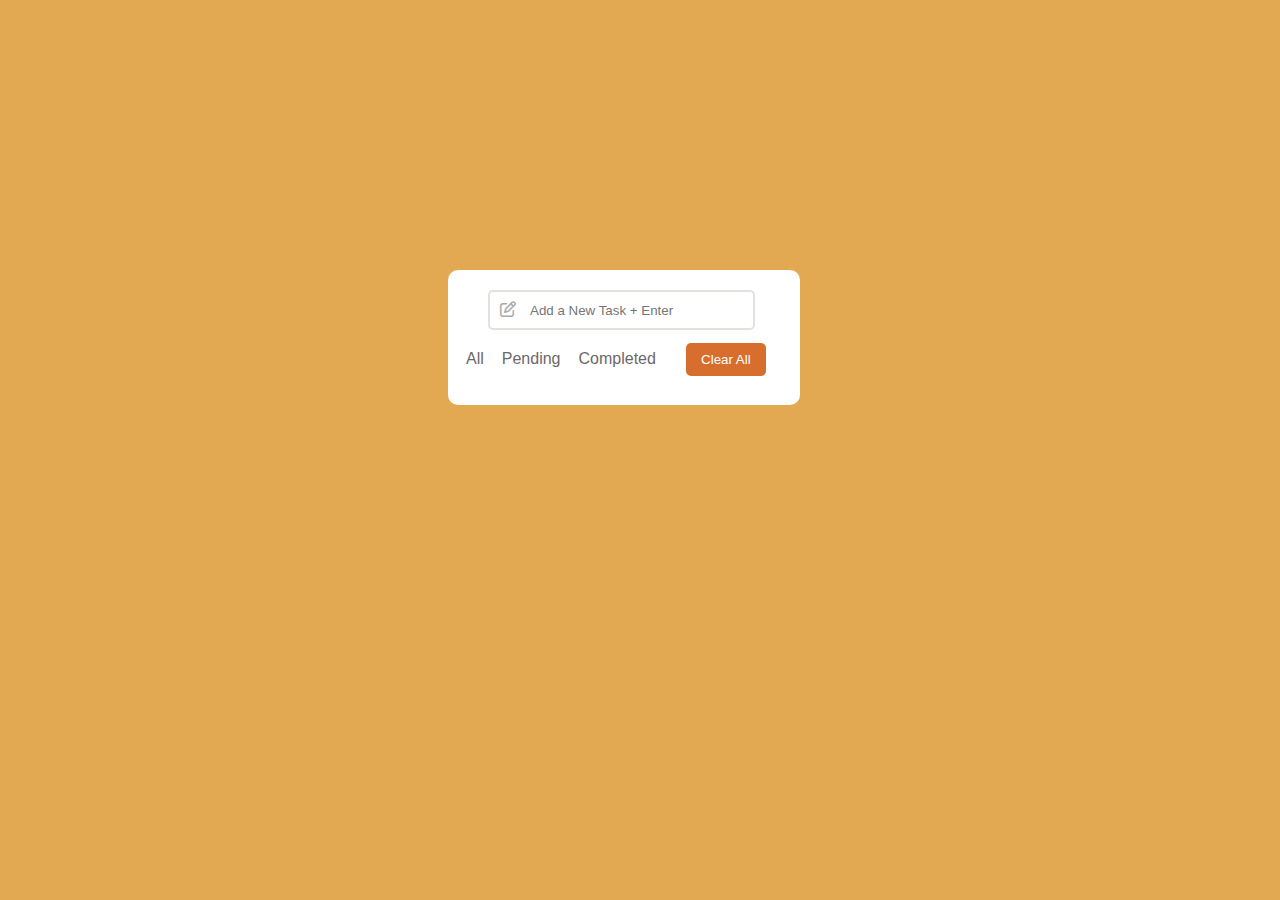
<file: Week 2/index.html>
<!DOCTYPE html>
<html lang="en">
<head>
    <meta charset="UTF-8">
    <meta name="viewport" content="width=device-width, initial-scale=1.0">
    <link rel="stylesheet" href="https://cdnjs.cloudflare.com/ajax/libs/font-awesome/6.5.2/css/all.min.css"> 
    <link rel="stylesheet" href="style.css">
    <title>Todo List</title>
</head>
<body>
    <div class="main">
            <div class="input-container">
                <i class="fa-regular fa-pen-to-square"></i>
                <input type="text" id="text" placeholder="Add a New Task + Enter">
            </div>
           
        <div class="options">
            <p class="all">All</p>
            <p class="pending">Pending</p>
            <p class="completed">Completed</p>
            <button type="button" class="btn">Clear All</button>
        </div>

        <div class="task-container">
            <ul class="tasks"></ul>
        </div>
    </div>

    <script src="script.js"></script>
</body>
</html>
</file>
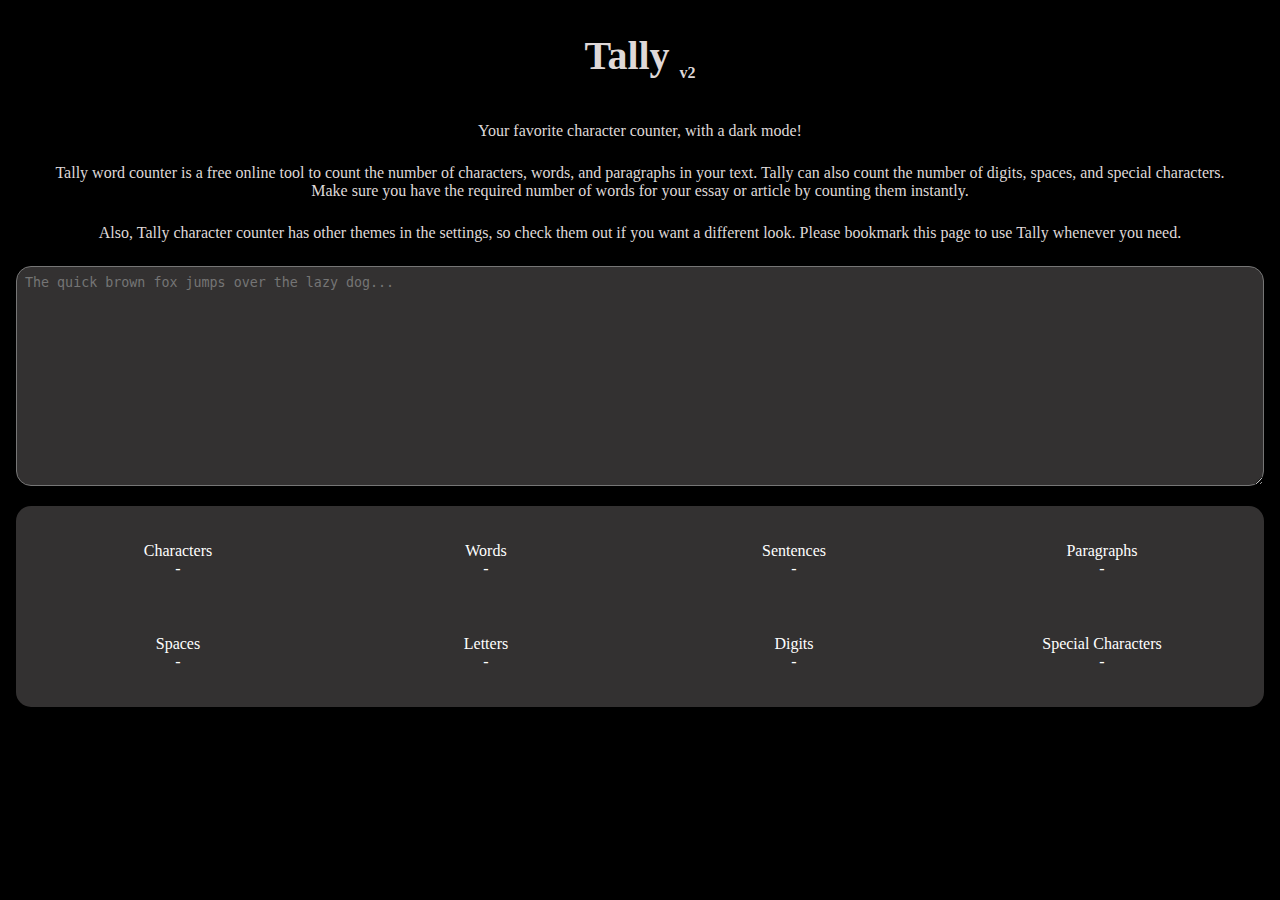
<file: Week 3/index.html>
<!DOCTYPE html>
<html lang="en">
<head>
    <meta charset="UTF-8">
    <meta name="viewport" content="width=device-width, initial-scale=1.0">
    <link rel="stylesheet" href="style.css">
    <title>Tally Counter</title>

</head>
<body>
    <h1 class="title">Tally <sub>v2</sub></h1>
    
 
    <p class="p1">Your favorite character counter, with a dark mode!</p>
    <p class="p2">Tally word counter is a free online tool to count 
        the number of characters, words, and paragraphs in your text.
         Tally can also count the number of digits, spaces, and special
          characters. Make sure you have the required number of words
           for your essay or article by counting them instantly.</p>

    <p class="p3">Also, Tally character counter has other themes in the
         settings, so check them out if you want a different look. Please
          bookmark this page to use Tally whenever you need.</p>

    <textarea name="textarea" id="textarea" placeholder="The quick brown fox jumps over the lazy dog..."></textarea>
        <div class="container">
     <div>
        <p>Characters</p>
        <p id="character">-</p>
     </div>

     <div>
      <p>Words</p>
      <p id="word">-</p>
   </div>

   <div>
      <p>Sentences</p>
      <p id="sentence">-</p>
   </div>

   <div>
      <p>Paragraphs</p>
      <p id="paragraph">-</p>
   </div>

     <div>
      <p>Spaces</p>
      <p id="space">-</p>
   </div>

     <div>
      <p>Letters</p>
      <p id="letter">-</p>
   </div>

     <div>
      <p>Digits</p>
      <p id="digit">-</p>
   </div>

     <div>
        <p>Special Characters</p>
        <p id="special-character">-</p>
     </div>
    </div>

    <script src="script.js"></script>
</body>
</html>
</file>
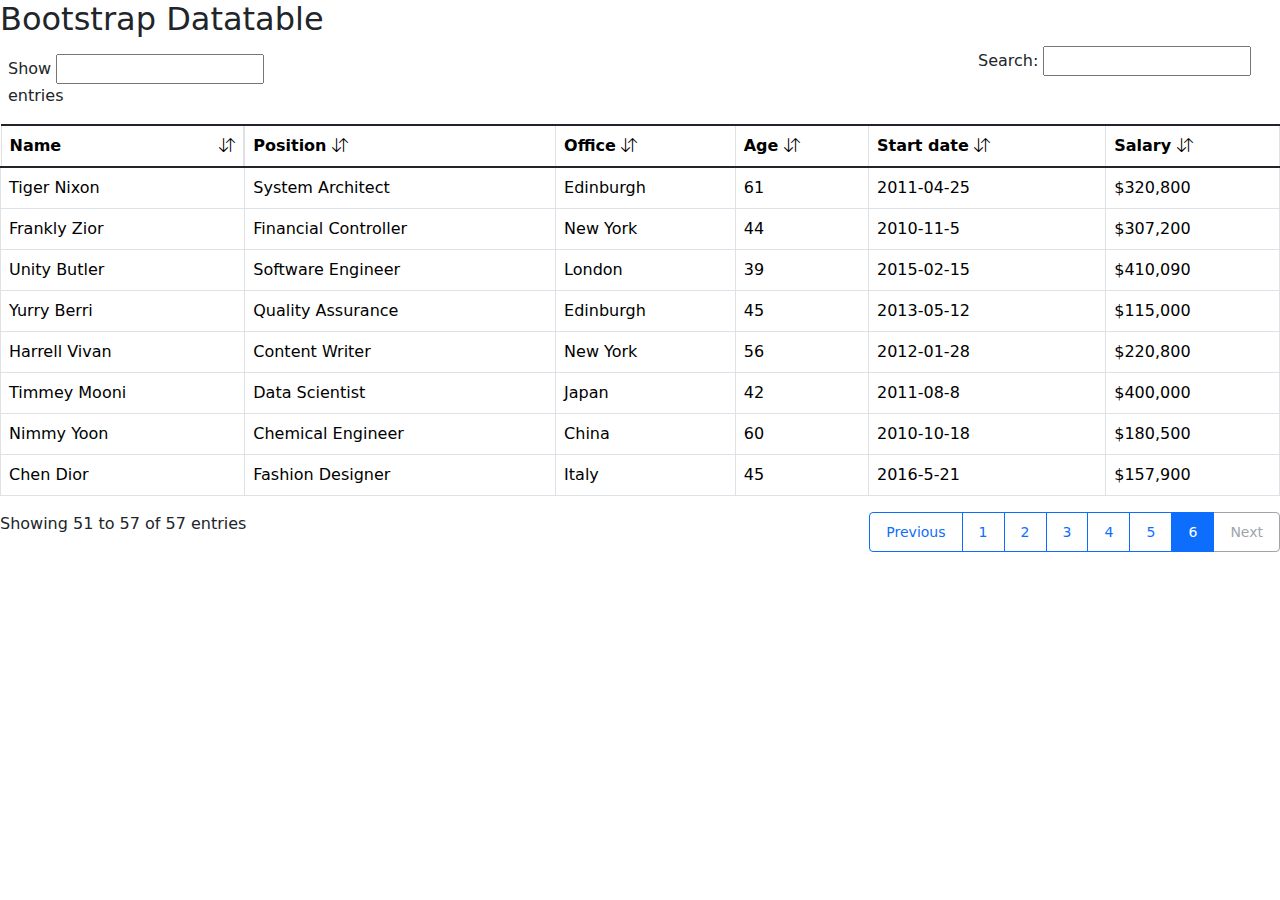
<file: Week 1/Bootstrap DataTable/index.html>
<!DOCTYPE html>
<html lang="en">

<head>
    <meta charset="UTF-8">
    <meta name="viewport" content="width=device-width, initial-scale=1.0">
    <link href="https://cdn.jsdelivr.net/npm/bootstrap@5.3.3/dist/css/bootstrap.min.css" rel="stylesheet"
        integrity="sha384-QWTKZyjpPEjISv5WaRU9OFeRpok6YctnYmDr5pNlyT2bRjXh0JMhjY6hW+ALEwIH" crossorigin="anonymous">
    <script defer src="https://cdn.jsdelivr.net/npm/bootstrap@5.3.3/dist/js/bootstrap.bundle.min.js"
        integrity="sha384-YvpcrYf0tY3lHB60NNkmXc5s9fDVZLESaAA55NDzOxhy9GkcIdslK1eN7N6jIeHz"
        crossorigin="anonymous"></script>
        <link rel="stylesheet" href=
"https://cdn.jsdelivr.net/npm/bootstrap-icons@1.5.0/font/bootstrap-icons.css" />
    <title>Bootstrap DataTable</title>
</head>

<body>

    <h2>Bootstrap Datatable</h2>

    <div class="row justify-content-between mb-2">
    <div class="col-3 m-2"> Show <input type="number"> entries</div>
    <div class="col-3">Search: <input type="search"></div>
</div>

    <table class="table table-hover table-bordered">
        <thead class="table-group-divider">
            <tr>
            <th class="d-flex justify-content-between">Name<i class="bi bi-arrow-down-up "></i></th>
            <th>Position <i class="bi bi-arrow-down-up"></i></th>
            <th>Office <i class="bi bi-arrow-down-up"></i></th>
            <th >Age <i class="bi bi-arrow-down-up"></i></th>
            <th>Start date <i class="bi bi-arrow-down-up"></i></th>
            <th>Salary <i class="bi bi-arrow-down-up"></i></th>
        </tr>
        </thead >

        <tbody class="table-group-divider">
            <tr>
                <td>Tiger Nixon</td>
                <td>System Architect</td>
                <td>Edinburgh</td>
                <td>61</td>
                <td>2011-04-25</td>
                <td>$320,800</td>
            </tr>

            <tr>
                <td>Frankly Zior</td>
                <td>Financial Controller</td>
                <td>New York</td>
                <td>44</td>
                <td>2010-11-5</td>
                <td>$307,200</td>
            </tr>

            <tr>
                <td>Unity Butler</td>
                <td>Software Engineer</td>
                <td>London</td>
                <td>39</td>
                <td>2015-02-15</td>
                <td>$410,090</td>
            </tr>
            <tr>
                <td>Yurry Berri</td>
                <td>Quality Assurance</td>
                <td>Edinburgh</td>
                <td>45</td>
                <td>2013-05-12</td>
                <td>$115,000</td>
            </tr>

            <tr>
                <td>Harrell Vivan</td>
                <td>Content Writer</td>
                <td>New York</td>
                <td>56</td>
                <td>2012-01-28</td>
                <td>$220,800</td>
            </tr>

            <tr>
                <td>Timmey Mooni</td>
                <td>Data Scientist</td>
                <td>Japan</td>
                <td>42</td>
                <td>2011-08-8</td>
                <td>$400,000</td>
            </tr>

            <tr>
                <td>Nimmy Yoon</td>
                <td>Chemical Engineer</td>
                <td>China</td>
                <td>60</td>
                <td>2010-10-18</td>
                <td>$180,500</td>
            </tr>

            <tr>
                <td>Chen Dior</td>
                <td>Fashion Designer</td>
                <td>Italy</td>
                <td>45</td>
                <td>2016-5-21</td>
                <td>$157,900</td>
            </tr>
        </tbody >
    </table>

    <div class="row justify-content-between">
    <p class="col-4">Showing 51 to 57 of 57 entries</p>
    <div class="btn-group btn-group-sm col-4">
        <button class="btn btn-outline-primary">Previous</button>
        <button class="btn btn-outline-primary">1</button>
        <button class="btn btn-outline-primary">2</button>
        <button class="btn btn-outline-primary">3</button>
        <button class="btn btn-outline-primary">4</button>
        <button class="btn btn-outline-primary">5</button>
        <button class="btn btn-outline-primary active" >6</button>
        <button class="btn btn-outline-secondary" disabled>Next</button>
    </div>
</div>

</body>
</html>
</file>
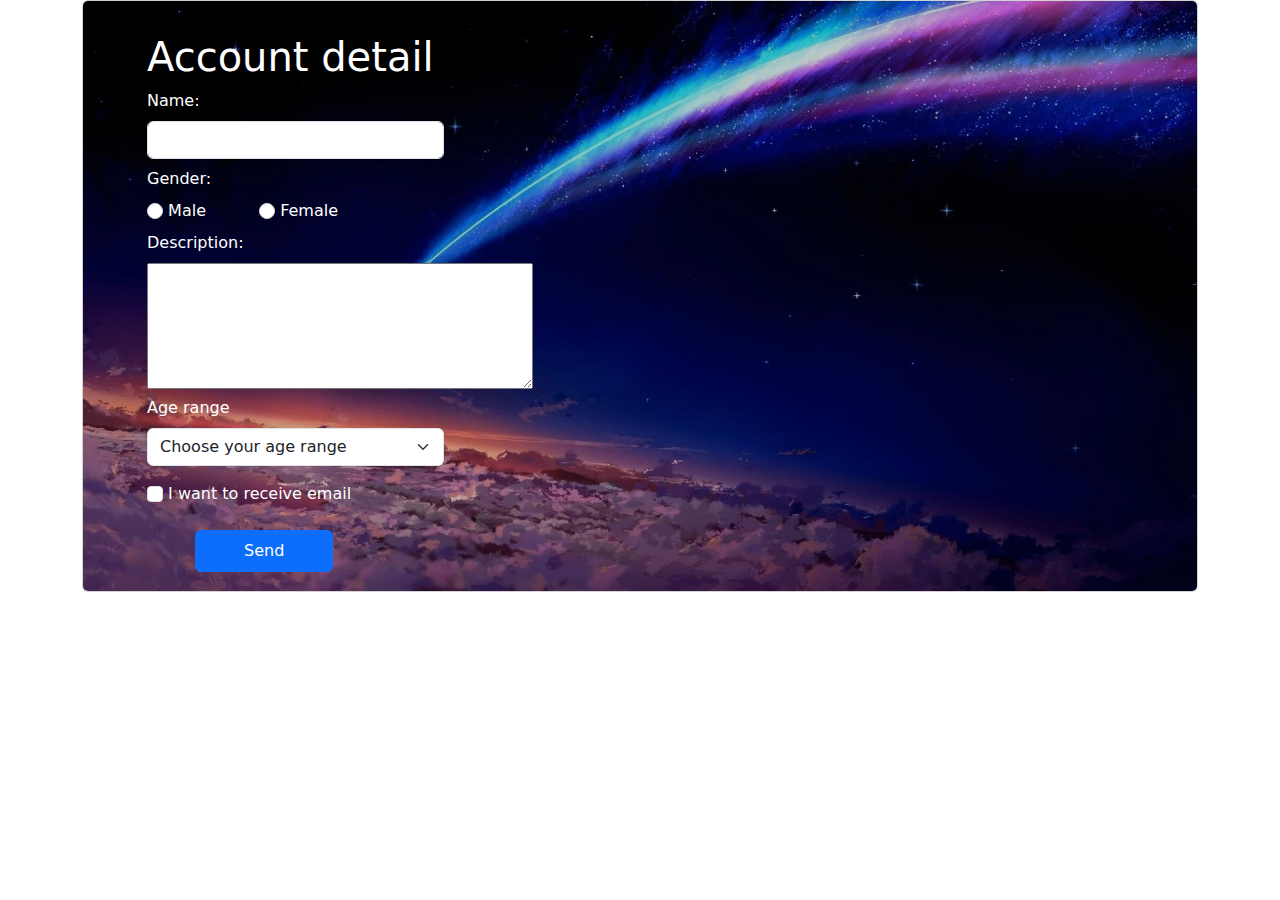
<file: Week 1/Form/index.html>
<!DOCTYPE html>
<html lang="en">
<head>
    <meta charset="UTF-8">
    <meta name="viewport" content="width=device-width, initial-scale=1.0">
    <link href="https://cdn.jsdelivr.net/npm/bootstrap@5.3.3/dist/css/bootstrap.min.css" rel="stylesheet"
    integrity="sha384-QWTKZyjpPEjISv5WaRU9OFeRpok6YctnYmDr5pNlyT2bRjXh0JMhjY6hW+ALEwIH" crossorigin="anonymous">
<script defer src="https://cdn.jsdelivr.net/npm/bootstrap@5.3.3/dist/js/bootstrap.bundle.min.js"
    integrity="sha384-YvpcrYf0tY3lHB60NNkmXc5s9fDVZLESaAA55NDzOxhy9GkcIdslK1eN7N6jIeHz"
    crossorigin="anonymous"></script>
    <title>Form</title>
</head>
<body>
    
    <div class="container ">
        <div class="card text-white ">
            <img src="an.jpg" class="card-img" height="590px">
            <div class="card-img-overlay">

           
        <div class="row">
            <div class="col-4">
                <form action="" method="post" class="py-3 ps-5">
                    <h1>Account detail</h1>
                    <div class="form-group mb-2">
                        <label for="name" class="form-label">Name: </label>
                        <input type="text" class="form-control" id="name" name="name" required>
                    </div>

                    <div class="form-group ">
                        <label for="gender" class="form-label">Gender: </label>
                        <div class="form-group ">
                            <input type="radio" class="form-check-input" name="gender" id="male" required/>
                            <label for="male" class="form-label">Male</label>
                            <input type="radio" class="form-check-input ms-5" name="gender" id="female"/>
                            <label for="female" class="form-label">Female</label>
                        </div>
                    </div>

                    <div class="form-group">
                        <label for="description" class="form-label">Description:</label><br>
                        <textarea name="description" id="1" rows="5" cols="45" ></textarea>
                    </div>

                    <div class="mb-3 form-group">
                        <label for="range" class="form-label">Age range</label>
                        <select class="form-select" id="range" name="range" required> 
                            <option value="" disabled selected>Choose your age range</option>
                            <option value="0">0-10</option>
                            <option value="11">11-17</option>
                            <option value="18">18-25</option>
                            <option value="26">26-50</option>
                            <option value="51">50 above</option>
                        </select>
                    </div>

                    <div class="mb-3 form-group">
                        <input type="checkbox" name="allow" id="allow" class="form-check-input">
                        <label for="allow" class="form-label">I want to receive email</label>
                    </div>

                    <button type="submit" class="btn btn-primary ms-5 py-2 px-5"> Send </button>
                </form>
            </div>
        </div>
    </div>
</div>
    </div>
</body>
</html>
</file>
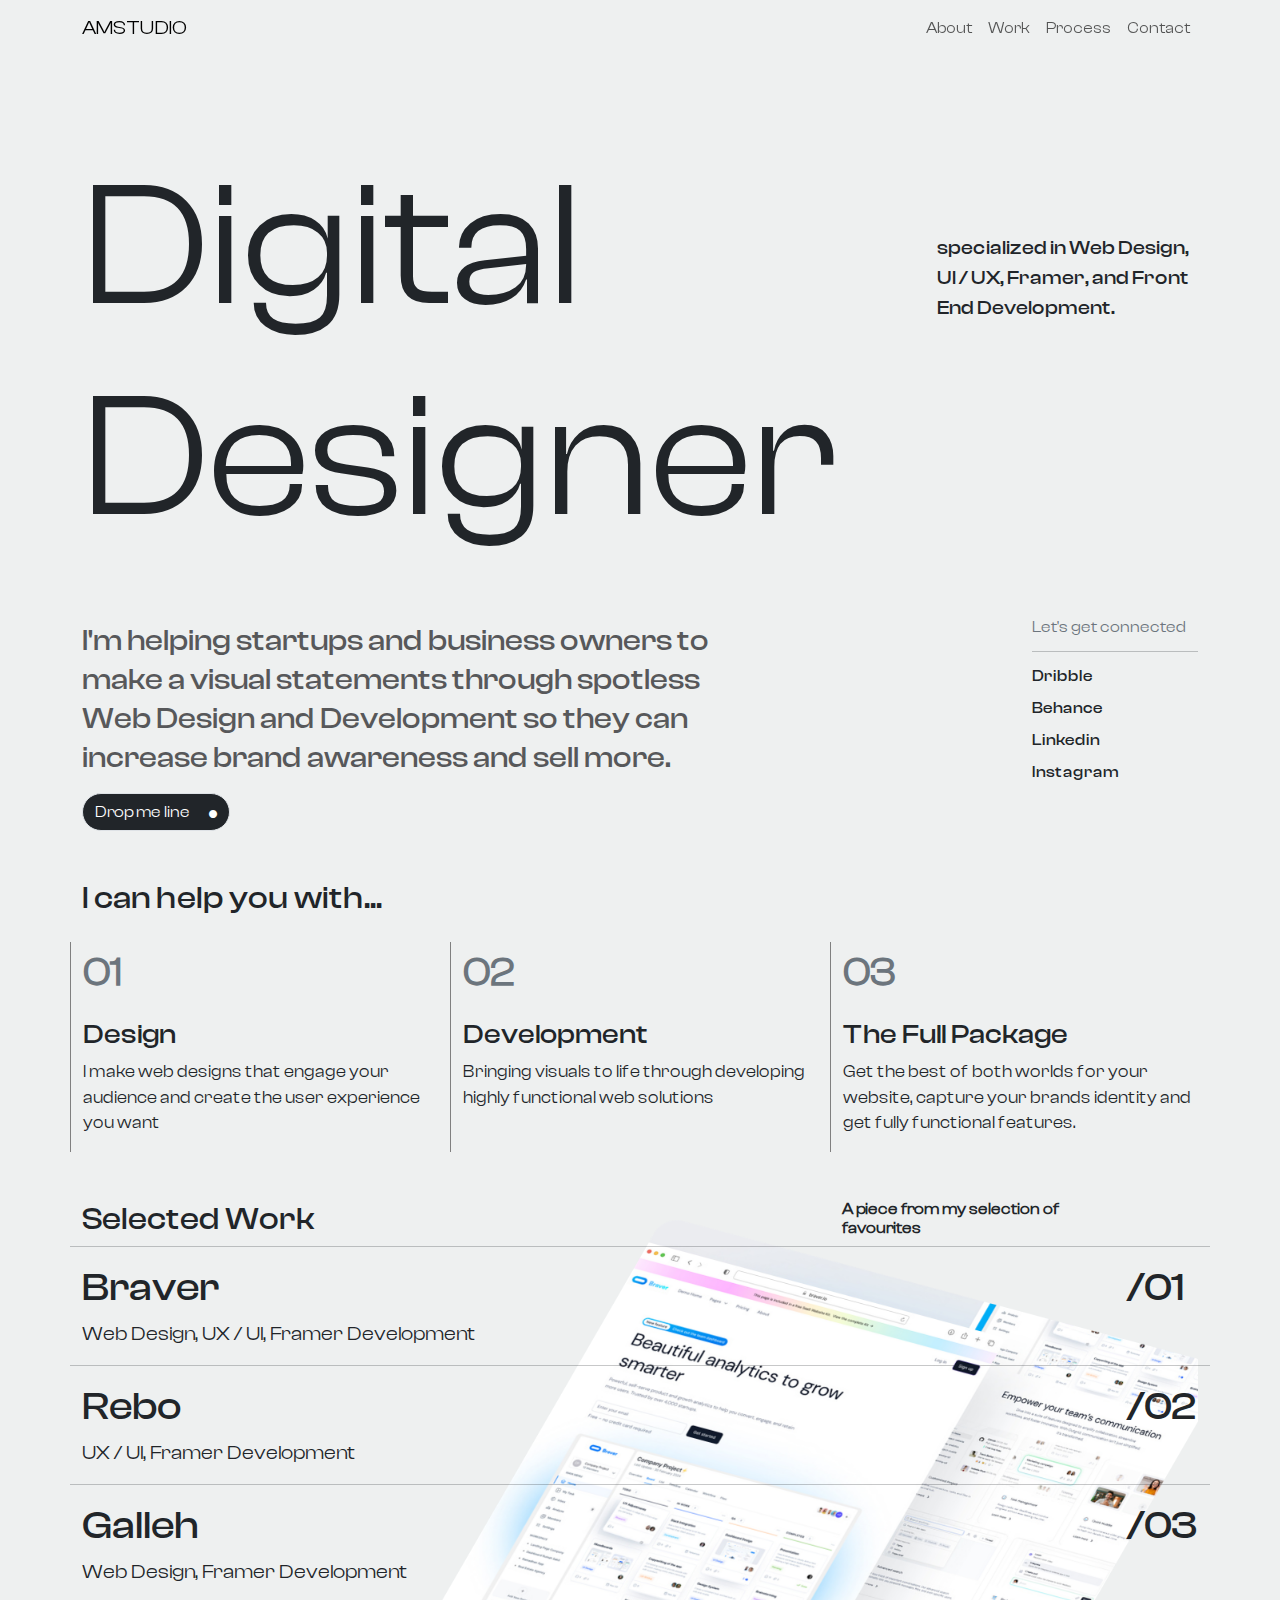
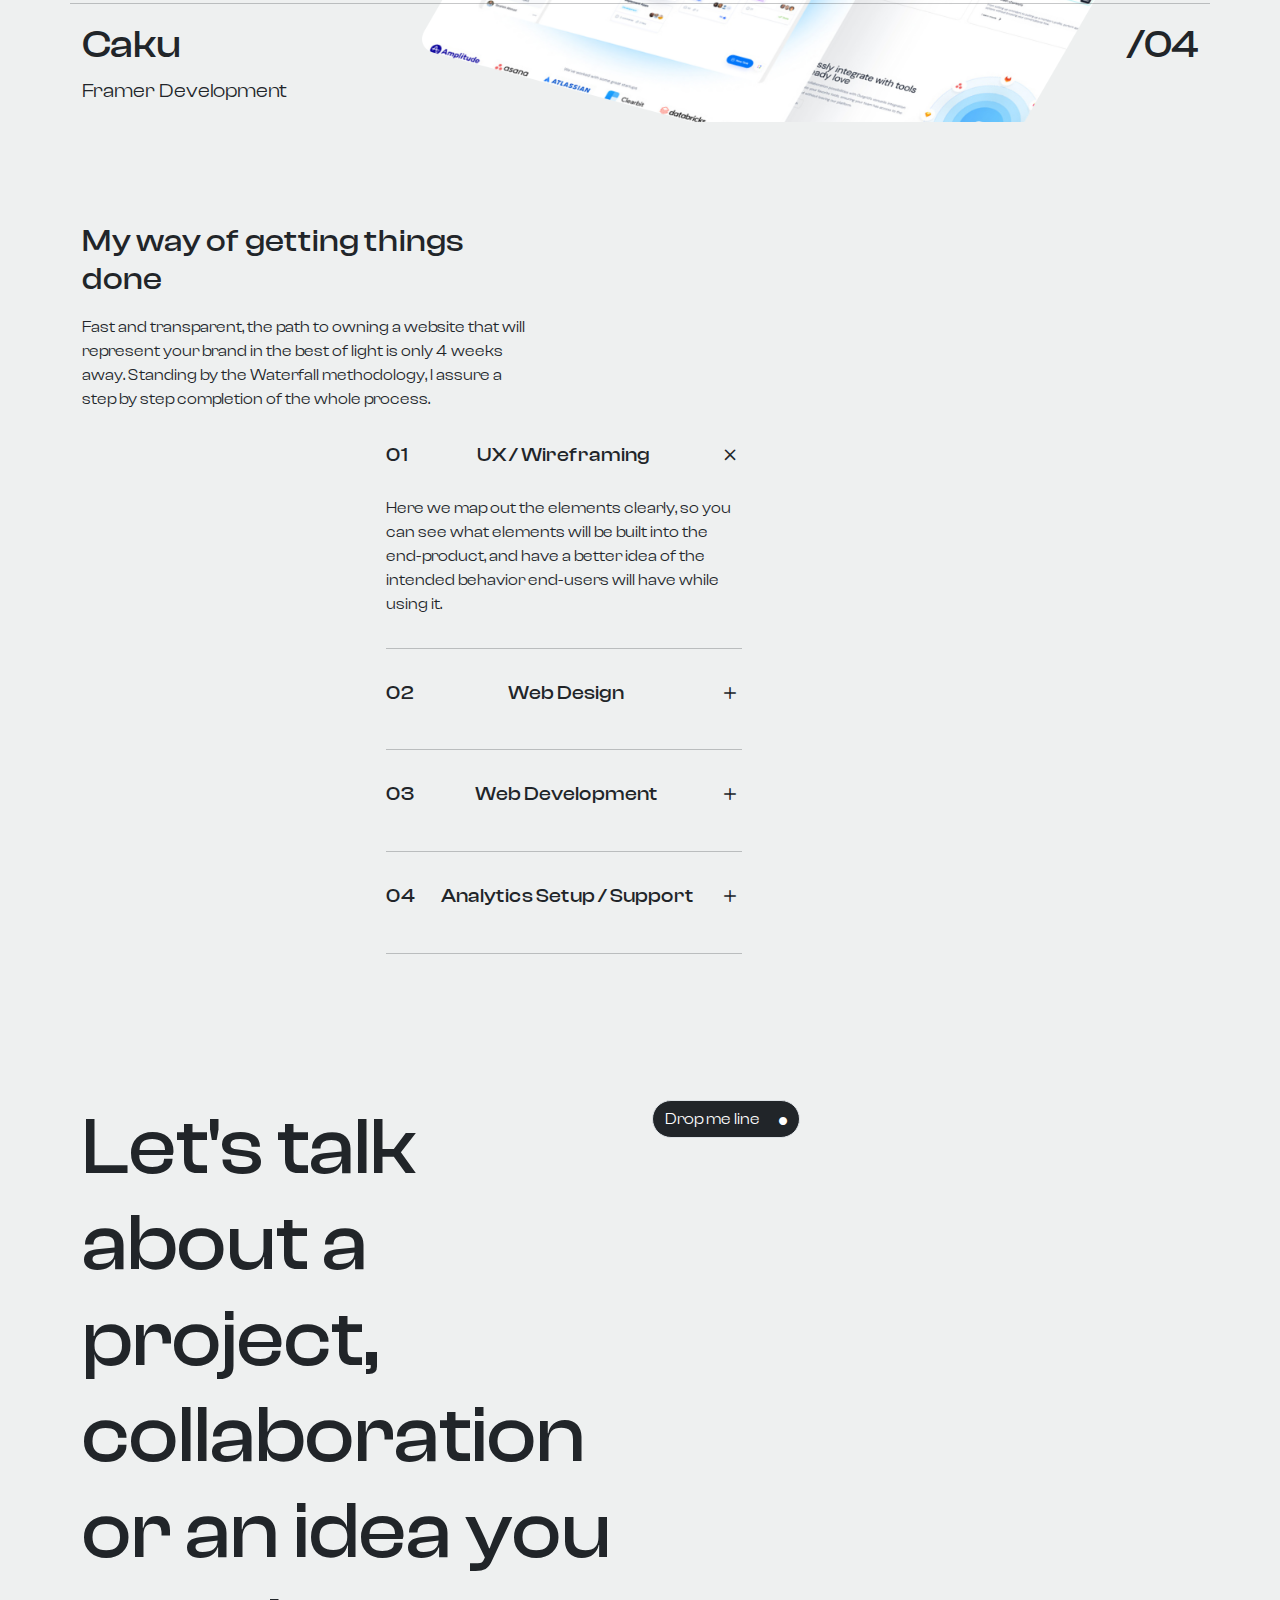
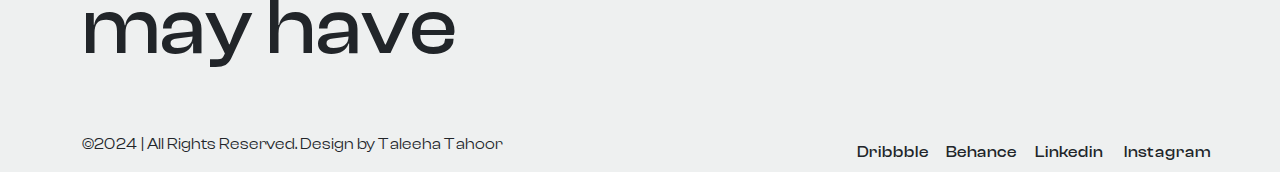
<file: Week 1/Project/index.html>
<!DOCTYPE html>
<html lang="en">
<head>
    <meta charset="UTF-8">
    <meta name="viewport" content="width=device-width, initial-scale=1.0">
    <link rel="stylesheet" href="style.css">
    <link href="https://cdn.jsdelivr.net/npm/bootstrap@5.3.3/dist/css/bootstrap.min.css" rel="stylesheet"
        integrity="sha384-QWTKZyjpPEjISv5WaRU9OFeRpok6YctnYmDr5pNlyT2bRjXh0JMhjY6hW+ALEwIH" crossorigin="anonymous">
    <script defer src="https://cdn.jsdelivr.net/npm/bootstrap@5.3.3/dist/js/bootstrap.bundle.min.js"
        integrity="sha384-YvpcrYf0tY3lHB60NNkmXc5s9fDVZLESaAA55NDzOxhy9GkcIdslK1eN7N6jIeHz"
        crossorigin="anonymous"></script>
        <link rel="stylesheet" href=
"https://cdn.jsdelivr.net/npm/bootstrap-icons@1.5.0/font/bootstrap-icons.css" />
    <title>Project</title>
</head>
<body style="background-color: rgb(238, 240, 240);">
    <div class="container">
    <nav class="navbar navbar-expand-sm fixed-top">
        <div class="container">
            <a href="#" class="navbar-brand">AMSTUDIO</a>

            <button class="navbar-toggler" data-bs-toggle="collapse" 
            data-bs-target="#nav" aria-controls="nav" aria-expanded="false"
            aria-label="Toggle navigation">
                <span class="navbar-toggler-icon"></span>
            </button>

            <div class="collapse navbar-collapse" id="nav">

                <ul class="navbar-nav ms-auto text-right">
                    <li class="nav-item">
                        <a href="#" class="nav-link">About</a>
                    </li>
                    <li class="nav-item">
                        <a href="#" class="nav-link">Work</a>
                    </li>
                    <li class="nav-item">
                        <a href="#" class="nav-link">Process</a>
                    </li>
                    <li class="nav-item">
                        <a href="#" class="nav-link">Contact</a>
                    </li>
                </ul>
            </div>
        </div>
    </nav>

    
        <div class="row align-items-center">
            <div class="col-lg-9 col-sm-12">
                <h2 class="title">Digital
                    Designer
                </h2>
            </div>
            <div class="col-lg-3 col-sm-6 d-flex justify-content-end align-items-center" >
                <p class="specialization" >specialized in Web Design, UI / UX, Framer, and Front End Development.</p>
            </div>
        </div>

            <div class="row">
                <div class="col-7">
                    <p class="detail">I'm helping startups and business owners to make a visual statements
                        through spotless Web Design and Development so they can increase
                        brand awareness and sell more.
                    </p>
                    <button class="btn text-bg-dark border rounded-pill">Drop me line 
                        <span><i class="bi bi-circle-fill ms-3"></i></span>
                    </button>
                </div>
                <div class="col-2 offset-3 mt-5" style="line-height: 1em;">
                    <p class="text-secondary">Let's get connected</p>
                    <hr>
                    <p id="one">Dribble</p>
                    <p id="one">Behance</p>
                    <p id="one">Linkedin</p>
                    <p id="one">Instagram</p>
                </div>
            </div>
        
   

    <section style="margin-top: 100px;"class="mt-5">
        
            <h2 id="one" class="mb-4">I can help you with...</h2>
            <div class="row">
                <div class="col-md" style="border-left: 1px solid grey;">
                    <p class="text-secondary" style="font-size: 40px; font-weight: bold;">01</p>
                    <h3 id="one">Design</h3>
                    <p style="font-size: 17px;">I make web designs that engage your audience and create the 
                        user experience you want</p>
                </div>

                <div class="col-md" style="border-left: 1px solid grey;">
                    <p class="text-secondary" style="font-size: 40px; font-weight: bold;">02</p>
                    <h3 id="one">Development</h3>
                    <p style="font-size: 17px;">Bringing visuals to life through developing highly functional
                         web solutions</p>
                </div>

                <div class="col-md" style="border-left: 1px solid grey;">
                    <p class="text-secondary" style="font-size: 40px; font-weight: bold;">03</p>
                    <h3 id="one">The Full Package</h3>
                    <p style="font-size: 17px;">Get the best of both worlds for your website, capture your brands 
                        identity and get fully functional features.
                    </p>
                </div>
            </div>
        
    </section>

    <section class="work mt-5" style="margin-top: 100px;">
        
            <div class="row " >
                <div class="col-sm-8">
                    <h2 id="one">Selected Work</h2>
                </div>
                <div class="col-lg-3 col-sm-12">
                    <h6 style="font-weight: bold;">A piece from my selection of favourites</h6>
                </div>
                <hr>
            </div>

            <div class="row">
                <div class="col-11">
                    <h1 id="one">Braver</h1>
                    <p style="font-size: 20px;">Web Design, UX / UI, Framer Development</p>
                </div>
                <div class="col-1">
                    <h1 id="one">/01</h1>
                </div>
                <hr>
            </div>

            <div class="row">
                <div class="col-11">
                    <h1 id="one">Rebo</h1>
                    <p style="font-size: 20px;">UX / UI, Framer Development</p>
                </div>
                <div class="col-1">
                    <h1 id="one">/02</h1>
                </div>
                <hr>
            </div>

            <div class="row">
                <div class="col-11">
                    <h1 id="one">Galleh</h1>
                    <p style="font-size: 20px;">Web Design,  Framer Development</p>
                </div>
                <div class="col-1">
                    <h1 id="one">/03</h1>
                </div>
                <hr>
            </div>
            
            <div class="row">
                <div class="col-11">
                    <h1 id="one">Caku</h1>
                    <p style="font-size: 20px;"> Framer Development</p>
                </div>
                <div class="col-1">
                    <h1 id="one">/04</h1>
                </div>
            </div>


        
    </section>

    <section style="margin-top: 100px;">
        
            <div class="row">
                <div class="col-lg-5 col-sm-12">
                    <h2 id="one" class="mb-3">My way of getting things done</h2>
                    <p>Fast and transparent, the path to owning a website 
                        that will represent your brand in the best of light
                        is only 4 weeks away. Standing by the Waterfall
                        methodology, I assure a step by step completion of 
                        the whole process.</p>
                </div>
                <div class="col-lg-4 col-sm-12 ">
                    <div class="row ">
                        <div class="col d-flex justify-content-between my-3">
                            <h5 id="one">01</h5>
                            <h5 id="one">UX / Wireframing</h5>
                            <h4 id="one"><i class="bi bi-x"></i></h4>
                        </div>
                        <p>Here we map out the elements clearly, so 
                            you can see what elements will be built into the
                            end-product, and have a better idea of the intended
                            behavior end-users will have while using it.</p>    
                    </div>
                    <hr>
                       <div class="row">
                        <div class="col d-flex justify-content-between  my-3" >
                            <h5 id="one">02</h5>
                            <h5 id="one">Web Design</h5>
                            <h4 id="one"><i class="bi bi-plus"></i></h4>
                        </div>
                    </div>
                    <hr>
            
                    <div class="row ">
                        <div class="col d-flex justify-content-between my-3">
                            <h5 id="one">03</h5>
                            <h5 id="one">Web Development</h5>
                            <h4 id="one"><i class="bi bi-plus"></i></h4>
                        </div>
                    </div>
                    
                    <hr>

                    <div class="row">
                        <div class="col justify-content-between d-flex my-3">
                            <h5 id="one">04</h5>
                            <h5 id="one">Analytics Setup / Support</h5>
                            <h4 id="one"><i class="bi bi-plus"></i></h4>
                        </div>
                    </div>
                    <hr>

                </div>
            </div>
            
       
    </section>

    <section style="margin-top: 130px;">
        
        <div class="row mb-5 ">
            <div class="col-lg-6 col-sm-12">
              <h1 id="one" style="font-size: 80px;">Let's talk about a project, collaboration or an idea you may have</h1>
            </div>
            <div class="col-lg-5 col-sm-12 ">
              <button class="btn text-bg-dark border rounded-pill">Drop me line 
                <span><i class="bi bi-circle-fill ms-3"></i></span>
              </button>
            </div>
          </div>

            <div class="row">
                <div class="col-md-8 col-12 mx-auto">
                    <p>©2024 | All Rights Reserved. Design by Taleeha Tahoor️</p></div>

            <div class="col-md-4 d-flex flex-wrap justify-content-around align-items-center">
                <div id="one" class="col-3 col-sm-2" >Dribbble</div>
                <div id="one" class="col-3 col-sm-2 ">Behance</div>
                <div id="one" class="col-3 col-sm-2 ">Linkedin</div>
                <div id="one" class="col-3 col-sm-2">Instagram</div>
            </div>
        </div>
        
    </section>

</div>
</body>
</html>
</file>
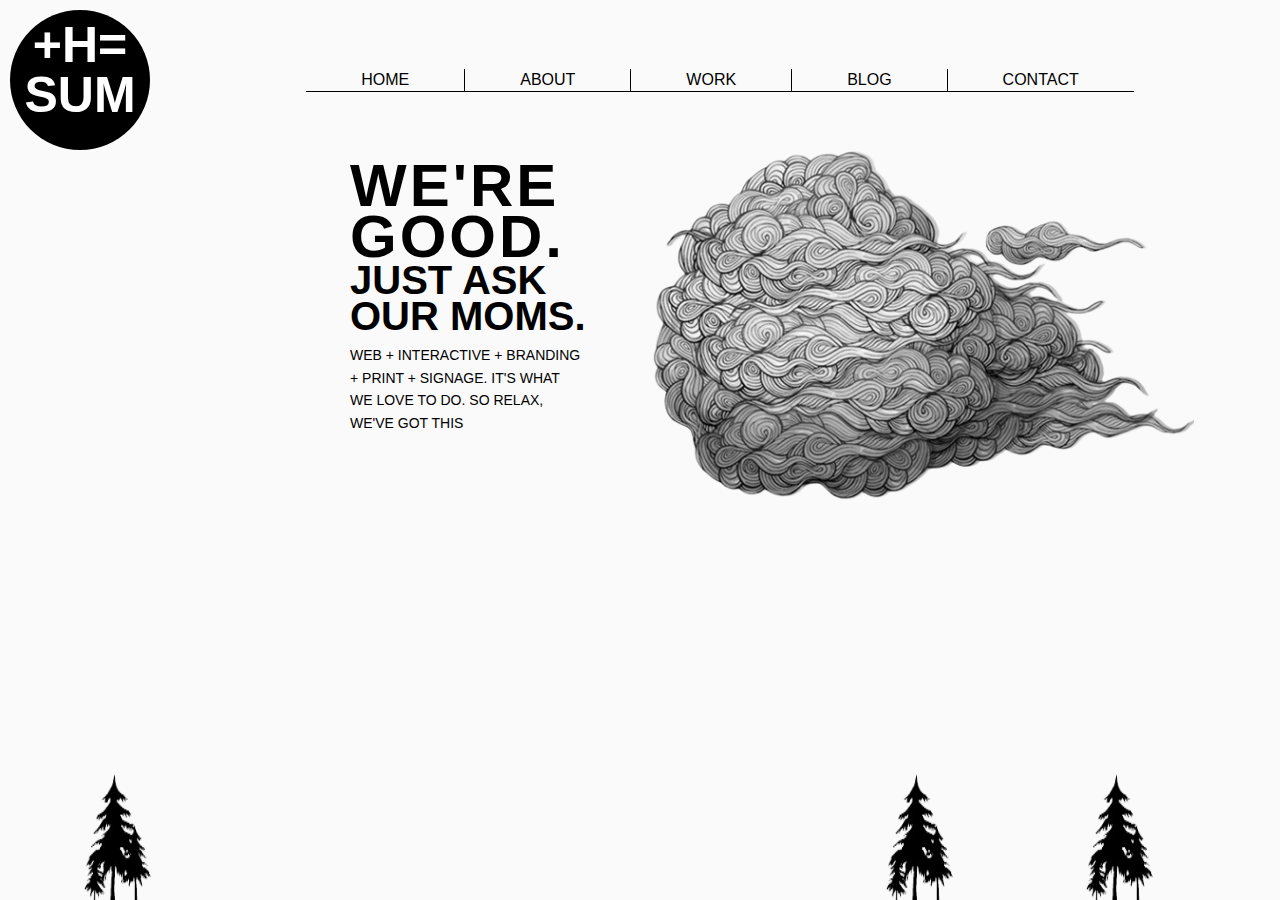
<file: Week 1/Website/index.html>
<!DOCTYPE html>
<html lang="en">
<head>
    <meta charset="UTF-8">
    <meta name="viewport" content="width=device-width, initial-scale=1.0">
    <link rel="stylesheet" href="style.css">
    <title>Clone Website</title>
</head>
<body>
    <header>
        <div class="logo">
            +H=
            SUM</div>

        <nav>
            <ul>
                <li>HOME</li>
                <li>ABOUT</li>
                <li>WORK</li>
                <li>BLOG</li>
                <li>CONTACT</li>
            </ul>
        </nav>
    </header>

    <div class="text">
    <div class="bold-text">
        <h2>WE'RE GOOD.</h2>
        <h3>JUST ASK OUR MOMS.</h3>
    </div>

    <p class="normal-text">WEB + INTERACTIVE + BRANDING + PRINT + SIGNAGE.
         IT'S WHAT WE LOVE TO DO. SO RELAX, WE'VE GOT THIS</p>

         <div class="pic">
            <img src="cloud.png" alt="cloud picture">
        </div>

    </div>

    

    <img class="tree1" src="tree.png" alt="tree">
    <img class="tree2" src="tree.png" alt="tree">
    <img class="tree3" src="tree.png" alt="tree">

</body>
</html>
</file>
<file: Week 2/style.css>
body{
    background-color: #e3a952;
    font-family: Arial, Helvetica, sans-serif;
}
.main{
    background-color: white;
    width: 22em;
    height: auto;
    border-radius: 10px;
    position: absolute;
    top: 30%;
    left: 35%;
}
.input-container{
    width: 300px;
    position: relative;
}
.input-container i{
    position: absolute;
    left: 52px;
    top: 52%;
    color: #aaa;
}
#text{
width: 20em;
height: 3em;
border-radius: 5px;
border: 2px solid #e4e1dc;
margin: 20px 0 0 40px;
box-sizing: border-box;
padding-left: 40px;
}

.options{
    display: flex;
   margin-bottom: 13px;
}
.options p{
    margin: 20px 0 0 18px;
    color: #6e6767;
    cursor: pointer;
}
.btn{
    background-color: #d76e2d;
    color: white;
    width: 6em;
    height: 2.5em;
    border-radius: 5px;
    border: none;
    margin: 13px 0 0 30px;
    cursor: pointer;

}
.task-container{
    max-height: 200px;
    overflow-y: auto;
}
.task {
    width: 300px;
    height: 48px;
    margin-left: -20px;
    list-style: none;
    border-bottom: 1px solid #ccc;
    display: flex;
    align-items: center;
    justify-content: space-between;
    cursor: move;
  }
  
  .task label {
    flex-grow: 1;
   margin-left: 10px;
  }
  
.dragging{
    opacity: 0.5;
}
</file>
<file: Week 3/style.css>
*{
    margin: 0;
    padding: 0;
    box-sizing:border-box;
}
body{
    background-color: black;
    color: rgb(223, 216, 216);
    text-align: center;
    padding: 1rem;
}
.title{
    padding: 1rem 2rem;
    font-size: 2.5rem;
}
.title sub{
    font-size: 1rem;
}
.p1, .p2, .p3{
    margin: 1.5rem;
}

textarea{
    background-color: #333131;
    border-radius: 15px;
    padding: 0.5rem;
    color: #fff;
    width: 100%;
    max-width: 100%;
    height: 220px;
    margin-bottom: 1rem;
}
.container{
    background-color: #333131;
    border-radius: 15px;
    padding: 0.5rem;
    color: #fff;
    width: 100%;
    max-width: 100%;
    display: flex;
    flex-wrap: wrap;
    justify-content: space-between;
}
 .container div{
    padding: 1rem;
    width: 23%;
    text-align: center;
    margin: 1%;

}


@media (max-width: 1024px){
    .container div{
        width: 31%;
        margin: 1%;
    }
}

@media (max-width: 768px){
    .container div{
        width: 48%;
        margin: 1%;
    }
}

@media (max-width: 600px){
    .container div{
        width: 98%;
        margin: 1%;
    }
}
</file>
<file: Week 1/Project/style.css>
@font-face {
    font-family: 'ClashDisplay-Regular';
    src: url('ClashDisplay_Complete/Fonts/WEB/fonts/ClashDisplay-Regular.woff2') format('woff2'),
         url('ClashDisplay_Complete/Fonts/WEB/fonts/ClashDisplay-Regular.woff') format('woff'),
         url('ClashDisplay_Complete/Fonts/WEB/fonts/ClashDisplay-Regular.ttf') format('truetype');
    font-weight: 400;
    font-display: swap;
    font-style: normal;
  }
 @font-face {
    font-family: 'ClashDisplay-Medium';
    src: url('ClashDisplay_Complete/Fonts/WEB/fonts/ClashDisplay-Medium.woff2') format('woff2'),
         url('ClashDisplay_Complete/Fonts/WEB/fonts/ClashDisplay-Medium.woff') format('woff'),
         url('ClashDisplay_Complete/Fonts/WEB/fonts/ClashDisplay-Medium.ttf') format('truetype');
    font-weight: 500;
    font-display: swap;
    font-style: normal;
  }


  *{
    font-family: 'ClashDisplay-Regular' ;
   
  }
.title{
    font-size: 11em;
    margin-top: 0.8em;
}
.specialization{
   font-family: "ClashDisplay-Medium";
    font-size: 20px;
    /* position: relative; */
    /* top: 190px; */
}
.detail{
    font-family: "ClashDisplay-Medium";
    font-size: 30px;
    color: rgb(87, 88, 90);
    line-height: 1.3em;
    margin-top: 50px;
}
#one{
    font-family: "ClashDisplay-Medium";
}
.work{
    background-image: url(Rectangle\ 1@2x.png);
    background-repeat: no-repeat;
    background-position: center;
    background-size: 800px;
    background-position-x: 340px;
    background-position-y: 20px;
}

.btn{
    font-size: 0.6rem;
}
.btn span{
    font-size: 0.5rem;
}


@media screen and (max-width: 991px){
    .work{
        background-image: url(Rectangle\ 1@2x.png);
        background-repeat: no-repeat;
        background-position: center;
        background-size: 400px;
        background-position-x: 140px;
        background-position-y: 70px;
    }
    
}
@media screen and (max-width: 767px){
    .work{
        background-image: none;
        
    }
    .title{
        font-size: 8em;
       }
     
   
}
@media (min-width: 992px) {  /* Adjust breakpoint as needed */
    .col-lg-4 {
      margin-left: 19em;  /* Adjust margin amount as needed */
    }
  
  }
</file>
<file: Week 1/Website/style.css>
*{
    margin: 0;
    padding: 0;
    background-color: #fafafa;
    font-family: Tahoma, Verdana, sans-serif;
}
body{
    overflow-x: hidden;
}

.logo{
    margin: 10px;
    padding: 10px 10px;
    width: 120px;
    height: 120px;
    border-radius: 50%;
    background-color: #000;
    color: #fff;
    font-weight: bold;
    font-size: 50px;  
    display: flex;
    position: relative;
    text-align: center;
    justify-content: center;
    line-height: 1em;
    
}


header{
    display: flex; 
}
nav{
    position: relative;
    margin: auto;
}
header nav ul{
    display: flex;
    list-style-type: none;
    
}
header nav ul li{
    padding: 2px 55px;
    border-right: 1px solid #000;
    border-bottom: 1px solid #000;
}
header nav ul li:last-child{
    border-right: 0;
}

.text{
    position: relative;
    left: 350px;
}
.bold-text{
    width: 19%;
    line-height: 3.2em;
    font-family: Arial, Helvetica, sans-serif;
}
.bold-text h2{
    font-size: 60px;
    font-weight: 800;
    letter-spacing: 0.05em;
}
.bold-text h3{
    font-size: 40px;
    font-weight: 600;
    line-height: 0.9em;
}
.normal-text{
    width: 18%;
    font-size: 14px;
    margin-top: 10px;
    line-height: 1.6em;
}

.pic{
    position: absolute;
   left: 300px;
   top: -10px;
}
.pic img{
    width: 95%;
}

.tree1, .tree2, .tree3{
    width: 10%;
    height: 14%;
    position: fixed;
}

.tree1{
    bottom: 0px;
    left: 50px;
}
.tree2{
    bottom: 0px;
    right: 300px;
}
.tree3{
    bottom: 0px;
    right: 100px;
}
</file>
